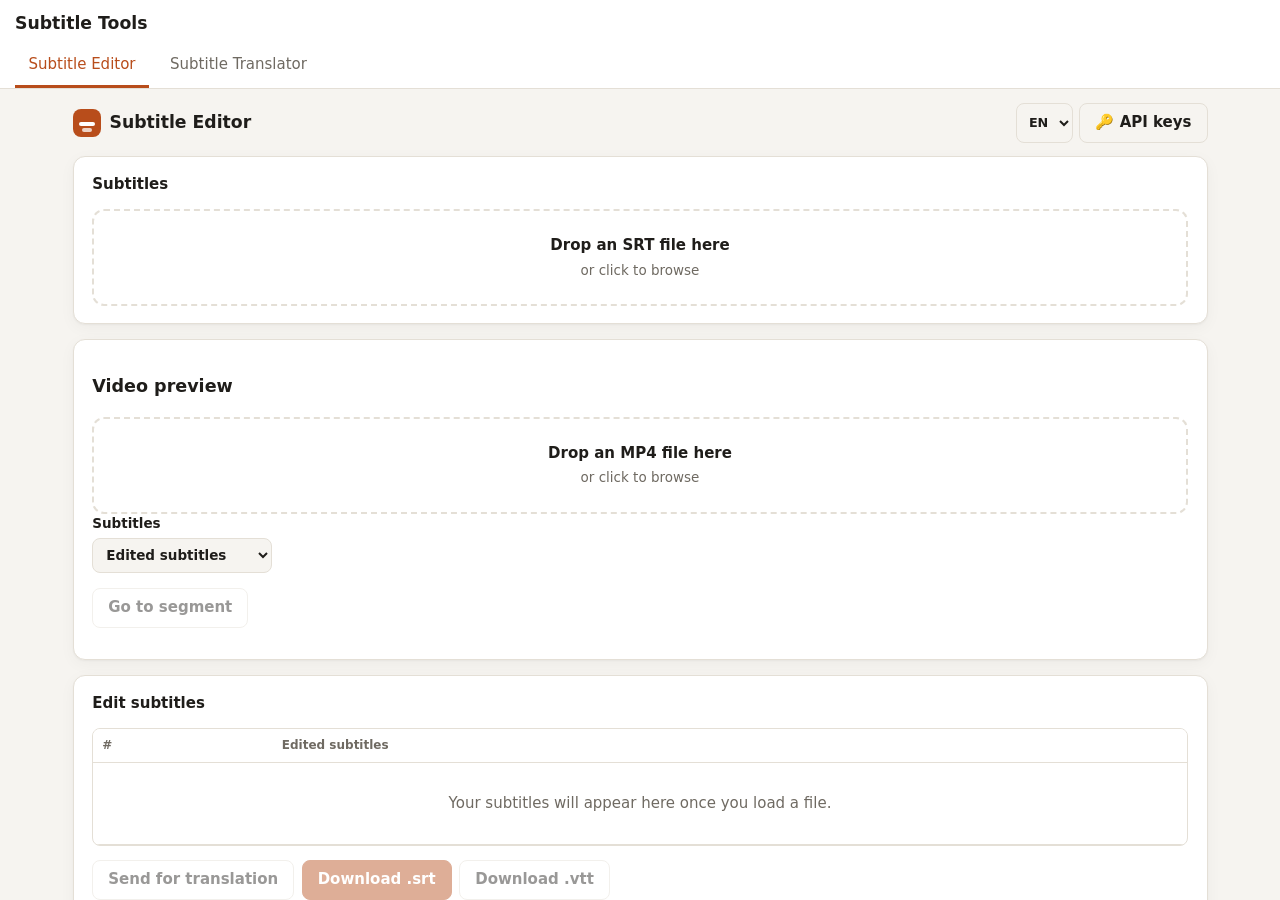
<file: Index.html>
<!doctype html>
<html lang="en">
<head>
  <meta charset="UTF-8">
  <meta name="viewport" content="width=device-width, initial-scale=1">
  <title>Subtitle Tools</title>
  <link rel="stylesheet" href="css/styles.css">
  <link rel="stylesheet" href="css/host.css">
  <script src="js/project-transfer.js" defer></script>
  <script src="js/host.js" defer></script>
</head>
<body class="tools-host">
  <header class="host-header">
    <h1>Subtitle Tools</h1>
    <div class="host-tabs" role="tablist" aria-label="Subtitle tools">
      <button type="button" id="editorTab" role="tab" aria-selected="true"
        aria-controls="editorPanel" tabindex="0">Subtitle Editor</button>
      <button type="button" id="translatorTab" role="tab" aria-selected="false"
        aria-controls="translatorPanel" tabindex="-1">Subtitle Translator</button>
    </div>
  </header>

  <section id="editorPanel" class="host-panel" role="tabpanel" aria-labelledby="editorTab"  >
    <iframe data-src="SubtitleEditor.html" title="Subtitle Editor"></iframe>
  </section>
  <section id="translatorPanel" class="host-panel" role="tabpanel" aria-labelledby="translatorTab" hidden >
    <iframe src="SubtitleTranslator.html" title="Subtitle Translator"></iframe>
  </section>
</body>
</html>
</file>
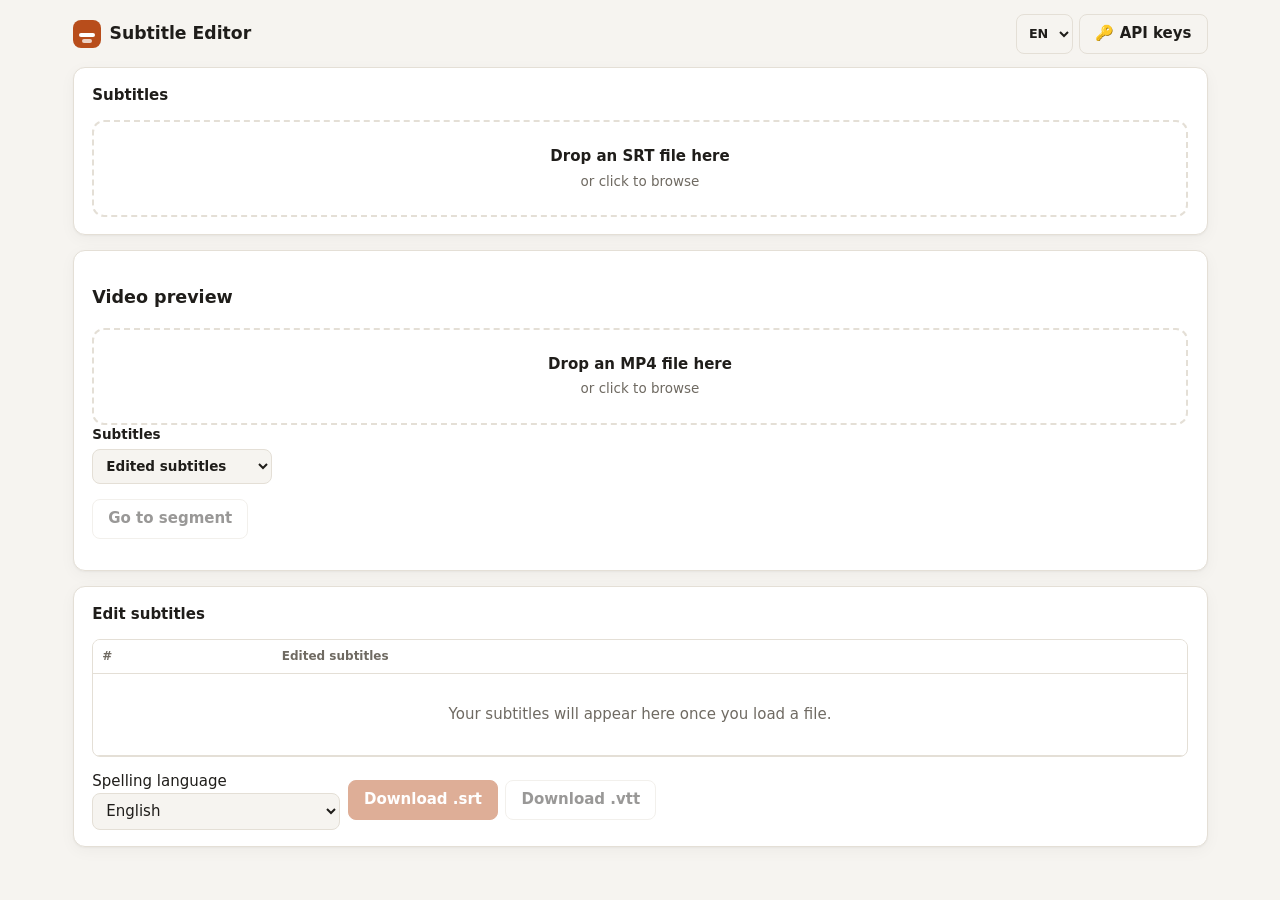
<file: EditorSubtítulos.html>
<!doctype html>
<html lang="es">
<head>
  <meta charset="UTF-8">
  <meta name="viewport" content="width=device-width, initial-scale=1">
  <title>Editor de subtítulos</title>
  <link rel="stylesheet" href="css/styles.css">
</head>
<body>
  <header class="top">
    <div class="brand">
      <span class="logo" aria-hidden="true"></span>
      <h1><span data-i="editor.title">Subtitle Editor</span></h1>
    </div>
    <nav class="topnav">
      <select id="uiLang" class="uilang" data-i-aria="app.uiLang" aria-label="Interface language">
        <option value="es">ES</option>
        <option value="en">EN</option>
      </select>
      <button class="btn ghost" id="openKeys" data-i="nav.keys"><span aria-hidden="true">🔑</span> API keys</button>
    </nav>
  </header>
  <main>
    <section class="card">
      <h2 data-i="file.title">Subtitles</h2>
      <div id="editorDrop" class="drop" tabindex="0" role="button" data-i-aria="file.dropAria" aria-label="Choose a subtitle file">
        <strong data-i="editor.drop">Drop an SRT file here</strong>
        <span data-i="video.dropHint">or click to browse</span>
        <input id="editorFile" type="file" accept=".srt,application/x-subrip" hidden>
      </div>
      <p id="editorFileName" class="fileinfo" hidden></p>
    </section>
    <section class="card">
      <div class="video-preview" id="videoPreview">
        <h3 data-i="video.title">Video preview</h3>
        <div id="previewDrop" class="drop" tabindex="0" role="button" data-i-aria="video.choose" aria-label="Choose an MP4">
          <strong data-i="video.dropTitle">Drop an MP4 file here</strong>
          <span data-i="video.dropHint">or click to browse</span>
          <input id="previewFile" type="file" accept=".mp4,video/mp4" hidden>
        </div>
        <div class="row">
          <label><span data-i="video.captions">Subtitles</span>
            <select id="previewMode">
              <option value="translation" data-i="editor.edited">Edited subtitles</option>
              <option value="off" data-i="video.off">No subtitles</option>
            </select>
          </label>
        </div>
        <p id="previewError" class="warn" role="alert" hidden></p>
        <video id="previewVideo" controls playsinline preload="metadata" tabindex="0" hidden
          data-i-aria="video.title" aria-label="Video preview"></video>
        <button type="button" class="btn" id="goToSegment" disabled data-i="video.goSegment">Go to segment</button>
      </div>
    </section>
    <section class="card">
      <h2 data-i="editor.edit">Edit subtitles</h2>
      <div class="tablewrap">
        <table>
          <thead>
            <tr><th>#</th><th data-i="editor.edited">Edited subtitles</th><th></th></tr>
          </thead>
          <tbody id="editorRows">
            <tr><td colspan="3" class="muted center" data-i="table.empty">Your subtitles will appear here once you load a file.</td></tr>
          </tbody>
        </table>
      </div>
      <div class="exportbar">
        <label><span data-i="spell.language">Spelling language</span>
          <select id="spellingLanguage">
            <option value="es" lang="es">Español</option>
            <option value="en" lang="en">English</option>
            <option value="el" lang="el">Ελληνικά</option>
            <option value="de" lang="de">Deutsch</option>
          </select>
        </label>
        <button class="btn" id="checkSpelling" type="button" hidden data-i="spell.check">Check spelling</button>
        <button class="btn primary" id="editorSrt" disabled data-i="exp.srt">Download .srt</button>
        <button class="btn" id="editorVtt" disabled data-i="editor.vtt">Download .vtt</button>
      </div>
    </section>
  </main>
  <dialog id="keysDlg">
    <form method="dialog" class="keys">
      <h2 data-i="keys.title">API keys</h2>
      <p class="muted" data-i="editor.keysIntro">Save provider settings for future use.</p>
      <label>Claude (Anthropic) <a href="https://console.anthropic.com/settings/keys" target="_blank" rel="noopener"
          data-i="keys.get">get one</a>
        <span class="inline"><input type="password" id="kAnthropic" placeholder="sk-ant-…" autocomplete="off"><button
            type="button" class="icon" data-eye="kAnthropic" data-i-aria="keys.show"
            aria-label="Show or hide the key">👁</button></span>
      </label>
      <label>OpenRouter <a href="https://openrouter.ai/keys" target="_blank" rel="noopener" data-i="keys.get">get
          one</a>
        <span class="inline"><input type="password" id="kOpenrouter" placeholder="sk-or-…" autocomplete="off"><button
            type="button" class="icon" data-eye="kOpenrouter" data-i-aria="keys.show"
            aria-label="Show or hide the key">👁</button></span>
      </label>
      <label>OpenAI <a href="https://platform.openai.com/api-keys" target="_blank" rel="noopener" data-i="keys.get">get
          one</a>
        <span class="inline"><input type="password" id="kOpenai" placeholder="sk-…" autocomplete="off"><button
            type="button" class="icon" data-eye="kOpenai" data-i-aria="keys.show"
            aria-label="Show or hide the key">👁</button></span>
      </label>
      <label><span data-i="keys.lm">LM Studio address</span>
        <input type="text" id="kLm" placeholder="http://127.0.0.1:1234">
        <small class="muted" data-i="keys.lmHint">In LM Studio: Developer tab → start the server and turn on “Enable
          CORS”.</small>
      </label>
      <label class="check"><input type="checkbox" id="kRemember" checked=""> <span data-i="keys.remember">Remember keys
          in this browser</span></label>
      <div class="actions">
        <button class="btn ghost" id="keysCancel" data-i="keys.cancel">Cancel</button>
        <button class="btn primary" id="keysSave" data-i="keys.save">Save</button>
      </div>
    </form>
  </dialog>
  <div id="editorStatus" class="editor-status" role="status" hidden></div>
  <dialog id="spellDialog">
    <h2 data-i="spell.check">Check spelling</h2>
    <p data-spell-status role="status"></p>
    <div data-spell-result></div>
    <form method="dialog" class="actions"><button class="btn" data-i="spell.close">Close</button></form>
  </dialog>
  <script src="js/i18n.js"></script>
  <script src="js/spellcheck.js"></script>
  <script src="js/videoprevis.js"></script>
  <script src="js/app.js"></script>
  <script src="js/editorsubtitulos.js"></script>
</body>
</html>
</file>
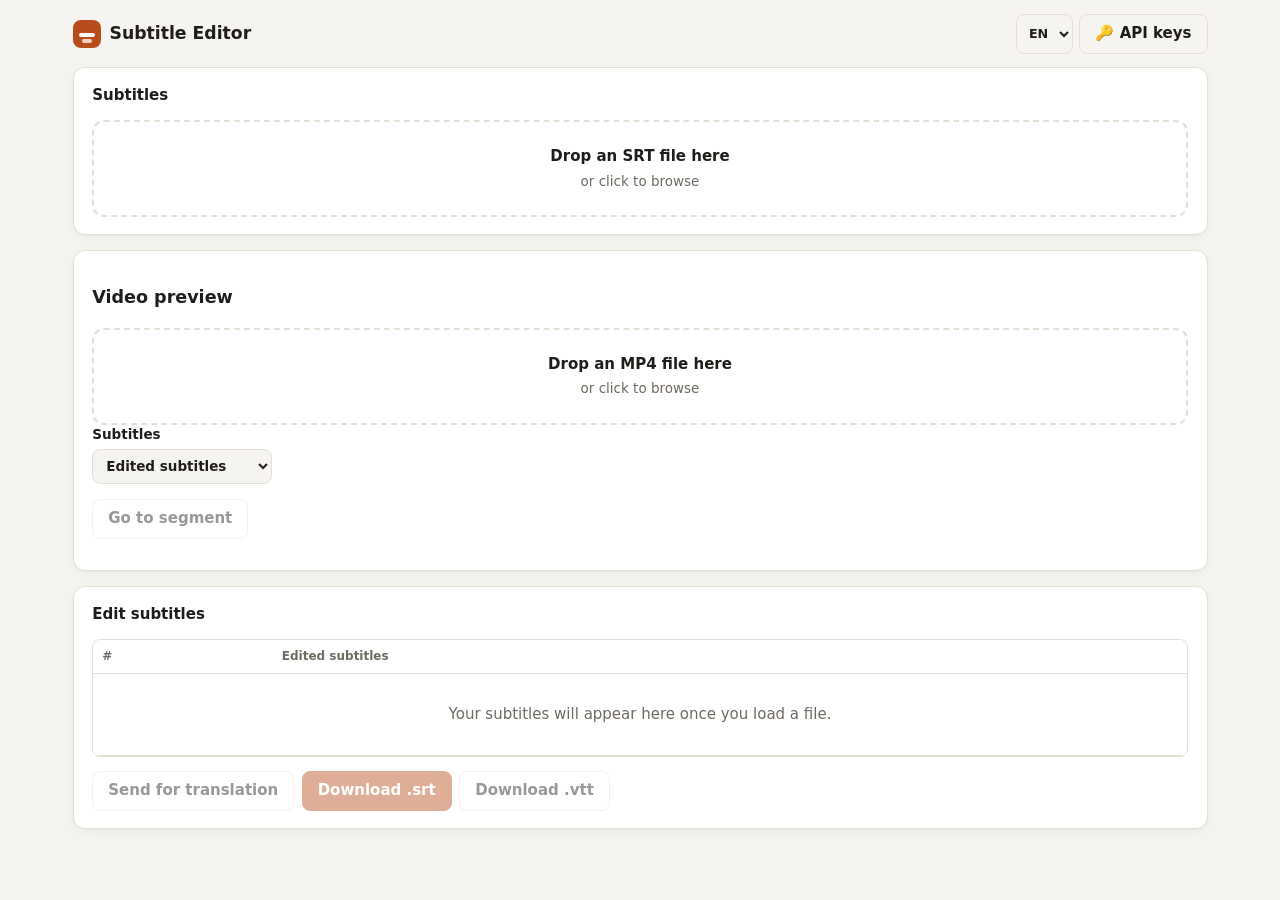
<file: SubtitleEditor.html>
<!doctype html>
<html lang="es">
<head>
  <meta charset="UTF-8">
  <meta name="viewport" content="width=device-width, initial-scale=1">
  <title>Editor de subtítulos</title>
  <link rel="stylesheet" href="css/styles.css">
</head>
<body>
  <header class="top">
    <div class="brand">
      <span class="logo" aria-hidden="true"></span>
      <h1><span data-i="editor.title">Subtitle Editor</span></h1>
    </div>
    <nav class="topnav">
      <select id="uiLang" class="uilang" data-i-aria="app.uiLang" aria-label="Interface language">
        <option value="es">ES</option>
        <option value="en">EN</option>
      </select>
      <button class="btn ghost" id="openKeys" data-i="nav.keys"><span aria-hidden="true">🔑</span> API keys</button>
      
    </nav>
  </header>
  <main>
    <section class="card">
      <h2 data-i="file.title">Subtitles</h2>
      <div id="editorDrop" class="drop" tabindex="0" role="button" data-i-aria="file.dropAria" aria-label="Choose a subtitle file">
        <strong data-i="editor.drop">Drop an SRT file here</strong>
        <span data-i="video.dropHint">or click to browse</span>
        <input id="editorFile" type="file" accept=".srt,application/x-subrip" hidden>
      </div>
      <p id="editorFileName" class="fileinfo" hidden></p>
    </section>
    <section class="card">
      <div class="video-preview" id="videoPreview">
        <h3 data-i="video.title">Video preview</h3>
        <div id="previewDrop" class="drop" tabindex="0" role="button" data-i-aria="video.choose" aria-label="Choose an MP4">
          <strong data-i="video.dropTitle">Drop an MP4 file here</strong>
          <span data-i="video.dropHint">or click to browse</span>
          <input id="previewFile" type="file" accept=".mp4,video/mp4" hidden>
        </div>
        <div class="row">
          <label><span data-i="video.captions">Subtitles</span>
            <select id="previewMode">
              <option value="translation" data-i="editor.edited">Edited subtitles</option>
              <option value="off" data-i="video.off">No subtitles</option>
            </select>
          </label>
        </div>
        <p id="previewError" class="warn" role="alert" hidden></p>
        <video id="previewVideo" controls playsinline preload="metadata" tabindex="0" hidden
          data-i-aria="video.title" aria-label="Video preview"></video>
        <button type="button" class="btn" id="goToSegment" disabled data-i="video.goSegment">Go to segment</button>
      </div>
    </section>
    <section class="card">
      <h2 data-i="editor.edit">Edit subtitles</h2>
      <div class="tablewrap">
        <table>
          <thead>
            <tr><th>#</th><th data-i="editor.edited">Edited subtitles</th><th></th></tr>
          </thead>
          <tbody id="editorRows">
            <tr><td colspan="3" class="muted center" data-i="table.empty">Your subtitles will appear here once you load a file.</td></tr>
          </tbody>
        </table>
      </div>
      <div class="exportbar editor-exportbar">
       <!-- Commented out for now - spelling only works on a server or localhost-->
        <label hidden><span data-i="spell.language">Spelling language</span>
          <select id="spellingLanguage">
            <option value="es" lang="es">Español</option>
            <option value="en" lang="en">English</option>
            <option value="el" lang="el">Ελληνικά</option>
            <option value="de" lang="de">Deutsch</option>
          </select>
        </label>
        
        <button class="btn" id="checkSpelling" type="button" hidden data-i="spell.check">Check spelling</button>
        <button class="btn" id="sendTranslation" disabled data-i="editor.sendTranslation">Send for translation</button>
        <button class="btn primary" id="editorSrt" disabled data-i="exp.srt">Download .srt</button>
        <button class="btn" id="editorVtt" disabled data-i="editor.vtt">Download .vtt</button>
      </div>
    </section>
  </main>
  <dialog id="keysDlg">
    <form method="dialog" class="keys">
      <h2 data-i="keys.title">API keys</h2>
      <p class="muted" data-i="editor.keysIntro">Save provider settings for future use.</p>
      <label>Claude (Anthropic) <a href="https://console.anthropic.com/settings/keys" target="_blank" rel="noopener"
          data-i="keys.get">get one</a>
        <span class="inline"><input type="password" id="kAnthropic" placeholder="sk-ant-…" autocomplete="off"><button
            type="button" class="icon" data-eye="kAnthropic" data-i-aria="keys.show"
            aria-label="Show or hide the key">👁</button></span>
      </label>
      <label>OpenRouter <a href="https://openrouter.ai/keys" target="_blank" rel="noopener" data-i="keys.get">get
          one</a>
        <span class="inline"><input type="password" id="kOpenrouter" placeholder="sk-or-…" autocomplete="off"><button
            type="button" class="icon" data-eye="kOpenrouter" data-i-aria="keys.show"
            aria-label="Show or hide the key">👁</button></span>
      </label>
      <label>OpenAI <a href="https://platform.openai.com/api-keys" target="_blank" rel="noopener" data-i="keys.get">get
          one</a>
        <span class="inline"><input type="password" id="kOpenai" placeholder="sk-…" autocomplete="off"><button
            type="button" class="icon" data-eye="kOpenai" data-i-aria="keys.show"
            aria-label="Show or hide the key">👁</button></span>
      </label>
      <label><span data-i="keys.lm">LM Studio address</span>
        <input type="text" id="kLm" placeholder="http://127.0.0.1:1234">
        <small class="muted" data-i="keys.lmHint">In LM Studio: Developer tab → start the server and turn on “Enable
          CORS”.</small>
      </label>
      <label class="check"><input type="checkbox" id="kRemember" checked=""> <span data-i="keys.remember">Remember keys
          in this browser</span></label>
      <div class="actions">
        <button class="btn ghost" id="keysCancel" data-i="keys.cancel">Cancel</button>
        <button class="btn primary" id="keysSave" data-i="keys.save">Save</button>
      </div>
    </form>
  </dialog>
  <div id="editorStatus" class="editor-status" role="status" hidden></div>
  <dialog id="spellDialog">
    <h2 data-i="spell.check">Check spelling</h2>
    <p data-spell-status role="status"></p>
    <div data-spell-result></div>
    <form method="dialog" class="actions"><button class="btn" data-i="spell.close">Close</button></form>
  </dialog>
  <script src="js/i18n.js"></script>
  <script src="js/spellcheck.js"></script>
  <script src="js/videoprevis.js"></script>
  <script src="js/project-transfer.js"></script>
  <script src="js/app.js"></script>
  <script src="js/editorsubtitulos.js"></script>
</body>
</html>
</file>
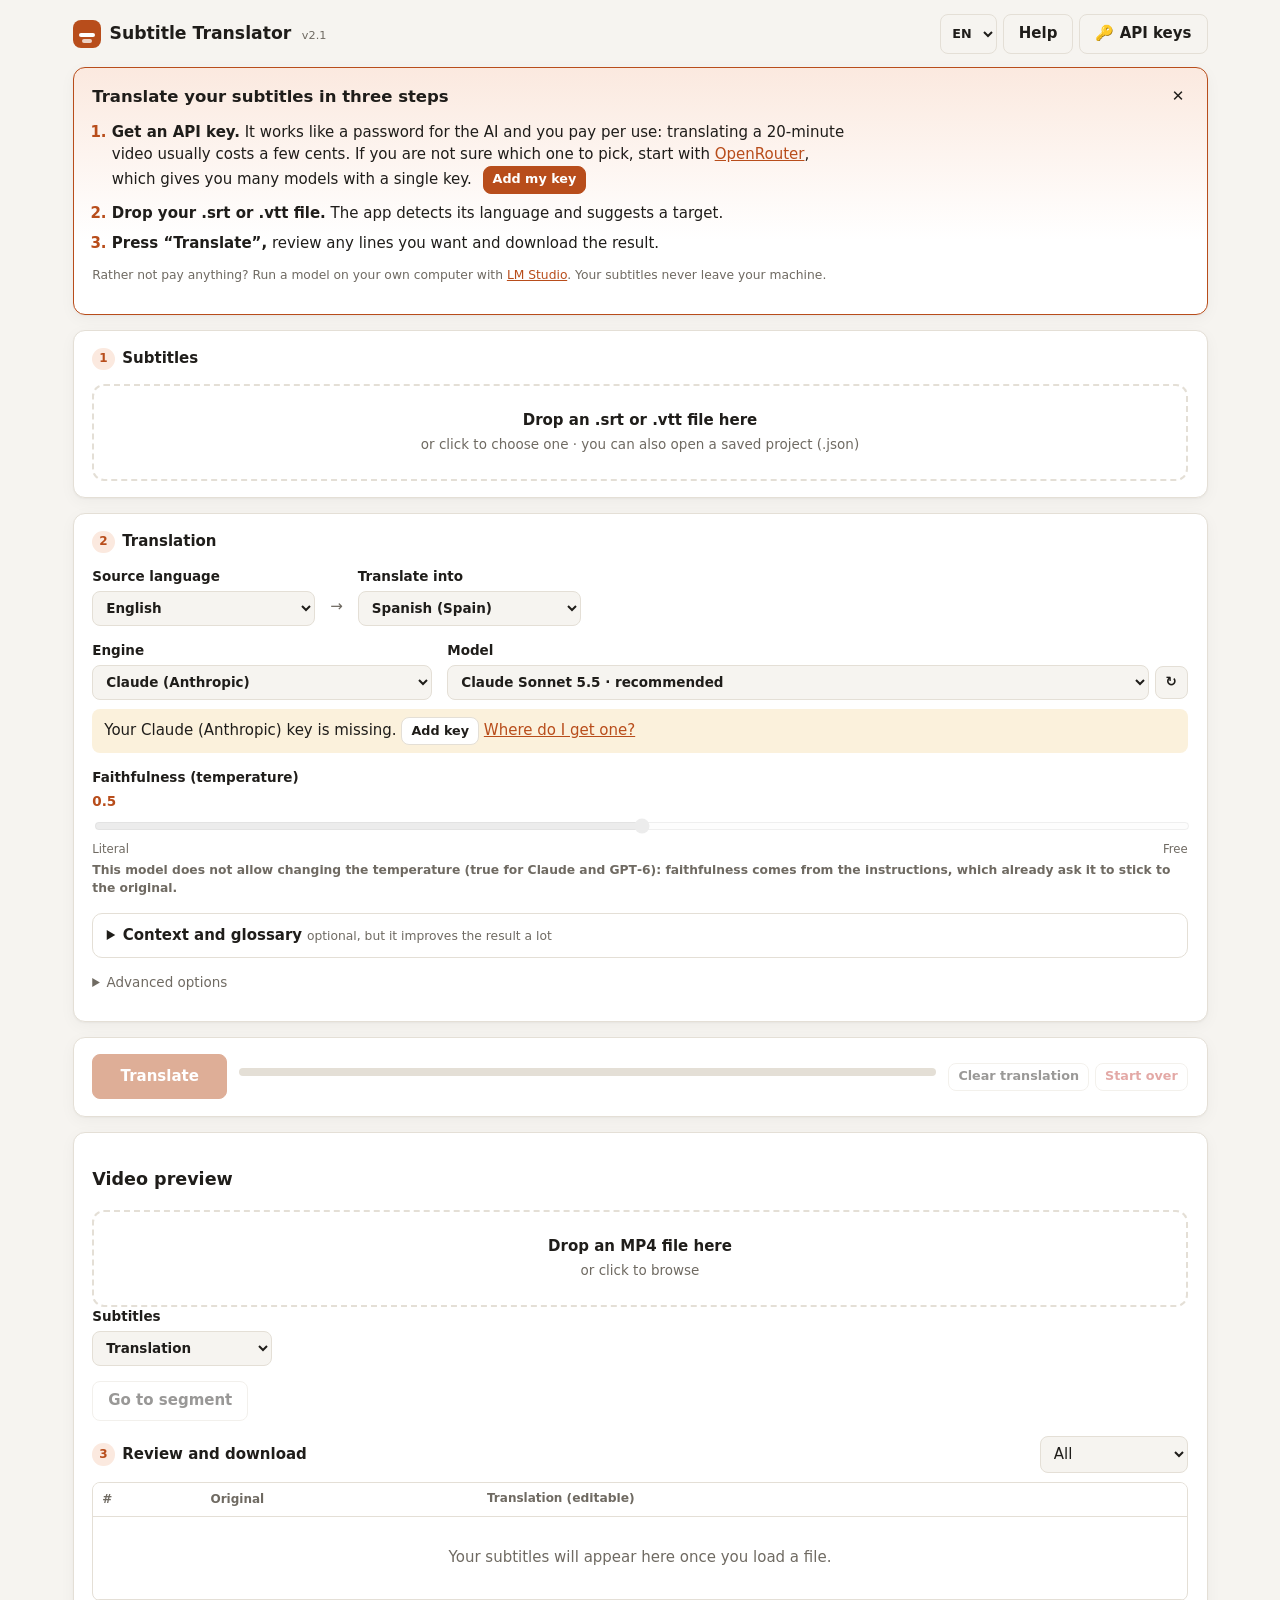
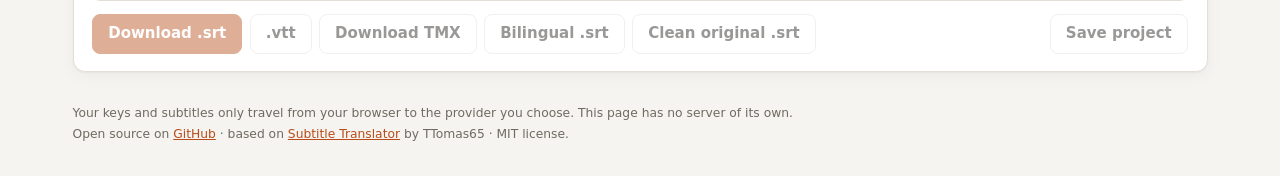
<file: SubtitleTranslator.html>
<!DOCTYPE html>
<!-- saved from url=(0055)https://davidarribas.github.io/traductor-de-subtitulos/ -->
<html lang="en">

<head>
  <meta http-equiv="Content-Type" content="text/html; charset=UTF-8">

  <meta name="viewport" content="width=device-width, initial-scale=1">
  <title>Subtitle Translator</title>
  <meta name="description"
    content="Traduce subtítulos .srt y .vtt con IA (Claude, Gemini, GPT, DeepSeek o un modelo local). Gratis, en tu navegador y con tu propia clave.">
  <meta name="theme-color" content="#b84d1b">
  <meta property="og:title" content="Traductor de subtítulos · Subtitle Translator">
  <meta property="og:description"
    content="Traduce subtítulos .srt y .vtt con IA, en tu navegador y con tu propia clave. · Translate .srt and .vtt subtitles with AI, in your browser, with your own key.">
  <meta property="og:type" content="website">
  <link rel="icon"
    href="data:image/svg+xml,&lt;svg xmlns='http://www.w3.org/2000/svg' viewBox='0 0 64 64'&gt;&lt;rect width='64' height='64' rx='14' fill='%23b84d1b'/&gt;&lt;rect x='12' y='34' width='40' height='6' rx='3' fill='white'/&gt;&lt;rect x='18' y='44' width='28' height='6' rx='3' fill='white' opacity='.75'/&gt;&lt;/svg&gt;">
  <link rel="stylesheet" href="css/styles.css">
</head>

<body>
  <header class="top">
    <div class="brand">
      <span class="logo" aria-hidden="true"></span>
      <h1><span data-i="app.title">Subtitle Translator</span> <span id="ver" class="ver">v2.1</span></h1>
    </div>
    <nav class="topnav">
      <select id="uiLang" class="uilang" data-i-aria="app.uiLang" aria-label="Interface language">
        <option value="es">ES</option>
        <option value="en">EN</option>
      </select>
      <button class="btn ghost" id="openHelp" data-i="nav.help">Help</button>
      <button class="btn ghost" id="openKeys" data-i="nav.keys"><span aria-hidden="true">🔑</span> API keys</button>
    </nav>
  </header>

  <main>
    <!-- Bienvenida (solo en la primera visita) -->
    <section class="card welcome" id="welcome" hidden="">
      <button class="icon close" id="welcomeClose" data-i-aria="welcome.close"
        aria-label="Close the welcome panel">✕</button>
      <h2 data-i="welcome.title">Translate your subtitles in three steps</h2>
      <ol class="steps">
        <li><span data-i="welcome.step1"><b>Get an API key.</b> It works like a password for the AI and you pay per use:
            translating a 20-minute video usually costs a few cents. If you are not sure which one to pick, start with
            <a href="https://openrouter.ai/keys" target="_blank" rel="noopener">OpenRouter</a>, which gives you many
            models with a single key.</span>
          <button class="btn sm primary" id="welcomeKeys" data-i="welcome.addKey">Add my key</button>
        </li>
        <li data-i="welcome.step2"><b>Drop your .srt or .vtt file.</b> The app detects its language and suggests a
          target.</li>
        <li data-i="welcome.step3"><b>Press “Translate”,</b> review any lines you want and download the result.</li>
      </ol>
      <p class="muted small" data-i="welcome.free">Rather not pay anything? Run a model on your own computer with <a
          href="https://lmstudio.ai/" target="_blank" rel="noopener">LM Studio</a>. Your subtitles never leave your
        machine.</p>
    </section>

    <!-- 1. Archivo -->
    <section class="card" id="stepFile">
      <h2><span class="n">1</span> <span data-i="file.title">Subtitles</span></h2>
      <div id="restore" class="banner">You have unfinished work: <b>Paella de Marisco - Receta Arroz Brillante
          [English]</b> (50/50 translated).
        <button class="btn sm" id="rYes">Restore</button> <button class="btn sm ghost" id="rNo">Discard</button>
      </div>
      <div id="drop" class="drop" tabindex="0" role="button" data-i-aria="file.dropAria"
        aria-label="Choose a subtitle file">
        <strong data-i="file.dropTitle">Drop an .srt or .vtt file here</strong>
        <span data-i="file.dropSub">or click to choose one · you can also open a saved project (.json)</span>
        <input type="file" id="file" accept=".srt,.vtt,.json,.wrk" hidden="">
      </div>
      <p id="fileInfo" class="fileinfo" hidden=""></p>
      <div id="speakerBox" class="speaker" hidden=""></div>
    </section>

    <!-- 2. Ajustes -->
    <section class="card" id="stepSettings">
      <h2><span class="n">2</span> <span data-i="settings.title">Translation</span></h2>

      <div class="row langs">
        <label><span data-i="settings.src">Source language</span>
          <select id="src">
            <option value="es">Spanish (Spain)</option>
            <option value="en">English</option>
            <option value="el">Greek</option>
            <option value="zh-Hans">Chinese (Simplified)</option>
            <option value="es-419">Spanish (Latin America)</option>
            <option value="zh-Hant">Chinese (Traditional)</option>
            <option value="fr">French</option>
            <option value="de">German</option>
            <option value="it">Italian</option>
            <option value="pt-PT">Portuguese (Portugal)</option>
            <option value="pt-BR">Portuguese (Brazil)</option>
            <option value="ca">Catalan</option>
            <option value="eu">Basque</option>
            <option value="gl">Galician</option>
            <option value="nl">Dutch</option>
            <option value="pl">Polish</option>
            <option value="ru">Russian</option>
            <option value="uk">Ukrainian</option>
            <option value="ja">Japanese</option>
            <option value="ko">Korean</option>
          </select>
        </label>
        <span class="arrow">→</span>
        <label><span data-i="settings.tgt">Translate into</span>
          <select id="tgt">
            <option value="es">Spanish (Spain)</option>
            <option value="en">English</option>
            <option value="el">Greek</option>
            <option value="zh-Hans">Chinese (Simplified)</option>
            <option value="es-419">Spanish (Latin America)</option>
            <option value="zh-Hant">Chinese (Traditional)</option>
            <option value="fr">French</option>
            <option value="de">German</option>
            <option value="it">Italian</option>
            <option value="pt-PT">Portuguese (Portugal)</option>
            <option value="pt-BR">Portuguese (Brazil)</option>
            <option value="ca">Catalan</option>
            <option value="eu">Basque</option>
            <option value="gl">Galician</option>
            <option value="nl">Dutch</option>
            <option value="pl">Polish</option>
            <option value="ru">Russian</option>
            <option value="uk">Ukrainian</option>
            <option value="ja">Japanese</option>
            <option value="ko">Korean</option>
          </select>
        </label>
        <div class="chips" id="tgtChips" role="group" data-i-aria="settings.recent" hidden="" aria-label="Recent">
          <span class="muted small" data-i="settings.recent">Recent</span>
          <span id="chipList"></span>
        </div>
      </div>

      <div class="row">
        <label><span data-i="settings.engine">Engine</span>
          <select id="provider">
            <option value="anthropic">Claude (Anthropic)</option>
            <option value="openrouter">OpenRouter (Gemini, GPT, DeepSeek…)</option>
            <option value="openai">OpenAI (ChatGPT)</option>
            <option value="lmstudio">LM Studio (local, free)</option>
          </select>
        </label>
        <label class="grow"><span data-i="settings.model">Model</span>
          <span class="inline">
            <select id="model">
              <optgroup label="Recommended for translation">
                <option value="gpt-6.1-terra">gpt-6.1-terra</option>
                <option value="gpt-6.1-sol">gpt-6.1-sol</option>
                <option value="gpt-6-luna">gpt-6-luna</option>
              </optgroup>
            </select>
            <button class="icon" id="reloadModels" data-i-title="settings.reload" data-i-aria="settings.reload"
              title="Refresh the model list" aria-label="Refresh the model list">↻</button>
          </span>
        </label>
        <label class="check small"><input type="checkbox" id="showAll"> <span data-i="settings.showAll">Show all
            models</span></label>
      </div>
      <p id="keyWarn" class="warn" hidden=""></p>

      <div class="row">
        <label class="grow"><span data-i="settings.fidelity">Faithfulness (temperature)</span> <b id="tempVal">0.5</b>
          <input type="range" id="temp" min="0" max="1" step="0.1" value="0.5" disabled="">
          <span class="scale"><span data-i="settings.literal">Literal</span><span
              data-i="settings.free">Free</span></span>
          <small id="tempNote" class="muted">This model does not allow changing the temperature (true for Claude and
            GPT‑6): faithfulness comes from the instructions, which already ask it to stick to the original.</small>
        </label>
      </div>

      <details class="ctx" id="ctxBox" open="">
        <summary><b data-i="ctx.title">Context and glossary</b> <span class="muted small" id="ctxSummary">optional, but
            it improves the result a lot</span></summary>
        <div class="row two">
          <label><span><span data-i="ctx.notes">About the video</span> <small class="muted"
                data-i="ctx.notesHint">(optional, helps a lot)</small></span>
            <textarea id="notes" rows="4" data-i-ph="ctx.notesPh"
              placeholder="E.g.: A board game review. Two hosts talking casually; address the viewer informally."></textarea>
          </label>
          <label><span><span data-i="ctx.gloss">Glossary</span> <small class="muted" data-i="ctx.glossHint">(one term
                per line: source = translation)</small></span>
            <textarea id="glossary" rows="4" data-i-ph="ctx.glossPh" placeholder="counter = ficha
hex = hexágono"></textarea>
            <button type="button" class="link" id="sampleGloss" data-i="ctx.sample">+ Add a sample wargame glossary
              (English → Spanish)</button>
          </label>
        </div>

      </details>

      <details class="adv">
        <summary data-i="adv.title">Advanced options</summary>
        <div class="row">
          <label><span data-i="adv.batch">Subtitles per request</span>
            <select id="batch">
              <option value="20">20</option>
              <option value="40" selected="" id="batchRec">40 (recommended)</option>
              <option value="60">60</option>
              <option value="100">100</option>
            </select>
          </label>
          <label><span data-i="adv.conc">Parallel requests</span>
            <select id="conc">
              <option value="1">1</option>
              <option value="2">2</option>
              <option value="3" selected="">3</option>
              <option value="4">4</option>
            </select>
          </label>
          <label><span data-i="adv.chars">Characters per line</span>
            <input type="number" id="maxChars" min="10" max="80" placeholder="42">
          </label>
          <label class="check" title=""><input type="checkbox" id="fullCtx" checked="">
            <span><span data-i="adv.full">Send the full transcript as context</span><br><small class="muted"
                data-i="adv.fullHint">The model sees the whole video and translates more consistently. With Claude,
                Gemini and GPT it is cached, so it barely costs more.</small></span>
          </label>
        </div>
      </details>
    </section>

    <!-- 3. Traducir -->
    <section class="card sticky" id="stepRun">
      <div class="runbar">
        <button class="btn primary" id="start" disabled="" data-i="run.translate">Translate</button>
        <button class="btn" id="stop" hidden="" data-i="run.pause">Pause</button>
        <button class="btn warnbtn" id="retryErrors" hidden="" data-i="run.retry">Retry failed lines</button>
        <div class="progress">
          <div class="track">
            <div class="bar" id="bar" style="width: 0%;"></div>
          </div>
          <div class="ptext"><span id="progressText"></span> <span id="estimate" class="muted"></span></div>
          <div id="stats" class="muted small"></div>
        </div>
        <div class="resets">
          <button class="btn sm ghost" id="clearTrans" disabled="" data-i-title="run.clearTitle" data-i="run.clear"
            title="Clears the translations and keeps the file loaded, so you can try another model">Clear
            translation</button>
          <button class="btn sm ghost danger" id="resetAll" disabled="" data-i-title="run.resetTitle" data-i="run.reset"
            title="Removes the file, the translation and the saved work">Start over</button>
        </div>
      </div>
    </section>

    <!-- 4. Tabla -->
    <section class="card" id="stepTable">
      <div class="video-preview" id="videoPreview">
        <h3 data-i="video.title">Video preview</h3>
        <div id="previewDrop" class="drop" tabindex="0" role="button" data-i-aria="video.choose" aria-label="Choose an MP4">
          <strong data-i="video.dropTitle">Drop an MP4 file here</strong>
          <span data-i="video.dropHint">or click to browse</span>
          <input id="previewFile" type="file" accept=".mp4,video/mp4" hidden>
        </div>
        <div class="row">
          <label><span data-i="video.captions">Subtitles</span>
            <select id="previewMode">
              <option value="translation" data-i="video.translation">Translation</option>
              <option value="original" data-i="video.original">Original</option>
              <option value="off" data-i="video.off">No subtitles</option>
            </select>
          </label>
        </div>
        <p id="previewError" class="warn" role="alert" hidden></p>
        <video id="previewVideo" controls playsinline preload="metadata" tabindex="0" hidden
          data-i-aria="video.title" aria-label="Video preview"></video>
        <button type="button" class="btn" id="goToSegment" disabled data-i="video.goSegment">Go to segment</button>
      </div>
      <div class="tablehead">
        <h2><span class="n">3</span> <span data-i="table.title">Review and download</span></h2>
        <select id="filter">
          <option value="all" data-i="table.all">All</option>
          <option value="pending" data-i="table.pending">Not translated</option>
          <option value="error" data-i="table.error">With errors</option>
        </select>
      </div>
      <div class="findbar" id="findBar">
        <input type="search" id="findText" data-i-ph="find.ph" data-i-aria="find.aria"
          placeholder="Search the original or the translation…" aria-label="Search">
        <input type="text" id="replText" data-i-ph="find.replPh" data-i-aria="find.replPh" placeholder="Replace with…"
          aria-label="Replace with…">
        <label class="check small"><input type="checkbox" id="findCase"> <span data-i="find.case">Match
            case</span></label>
        <label class="check small"><input type="checkbox" id="findWord" checked=""> <span data-i="find.word">Whole
            word</span></label>
        <button class="btn sm" id="replBtn" disabled="" data-i="find.repl">Replace in translations</button>
        <span id="findCount" class="muted small" aria-live="polite"></span>
      </div>
      <div class="tablewrap">
        <table>
          <thead>
            <tr>
              <th>#</th>
              <th data-i="table.orig">Original</th>
              <th data-i="table.trans">Translation <small class="muted">(editable)</small></th>
              <th></th>
            </tr>
          </thead>
          <tbody id="rows">
            <tr>
              <td colspan="4" class="muted center" data-i="table.empty">Your subtitles will appear here once you load a
                file.</td>
            </tr>
          </tbody>
        </table>
      </div>
      <div class="exportbar" id="exportBar">
        <button class="btn" id="checkSpelling" type="button" hidden data-i="spell.check">Check spelling</button>
        <button class="btn primary" data-exp="srt" disabled="" data-i="exp.srt">Download .srt</button>
        <button class="btn" data-exp="vtt" disabled="">.vtt</button>
        <button class="btn" data-exp="tmx" disabled="" data-i="exp.tmx">Download TMX</button>
        <button class="btn" data-exp="bi" disabled="" data-i-title="exp.biTitle" data-i="exp.bi"
          title="Translation and original in the same subtitle">Bilingual .srt</button>
        <button class="btn" data-exp="orig" disabled="" data-i-title="exp.origTitle" data-i="exp.orig"
          title="The original without speaker labels">Clean original .srt</button>
        <span class="spacer"></span>
        <button class="btn ghost" data-exp="project" disabled="" data-i-title="exp.projectTitle" data-i="exp.project"
          title="To continue another day or on another computer">Save project</button>
      </div>
    </section>
  </main>

  <footer>
    <p data-i="footer.privacy">Your keys and subtitles only travel from your browser to the provider you choose. This
      page has no server of its own.</p>
    <p data-i="footer.based">Open source on <a href="https://github.com/davidarribas/traductor-de-subtitulos"
        target="_blank" rel="noopener">GitHub</a> · based on <a
        href="https://github.com/TTomas65/Subtitle-Translator-for-LM-Studio" target="_blank" rel="noopener">Subtitle
        Translator</a> by TTomas65 · MIT license.</p>
  </footer>

  <dialog id="helpDlg">
    <div class="help">
      <h2 data-i="help.title">How it works</h2>
      <h3 data-i="help.whatH">What it does</h3>
      <p data-i="help.whatP">It sends your subtitles in batches to the AI you choose, together with the full transcript
        of the video as context, so the translation stays consistent from start to finish. Every subtitle keeps its
        timing and its line breaks.</p>
      <h3 data-i="help.costH">What it costs</h3>
      <p data-i="help.costP">The app is free. You pay for the AI usage, directly to the provider, with your own key. You
        see an estimate before you start and the real cost while it translates. As a guide, a 20-minute video costs less
        than 1 cent with Claude Haiku or DeepSeek, about 5 cents with Gemini Flash and about 10–20 cents with Claude
        Sonnet. With LM Studio it is free.</p>
      <h3 data-i="help.modelH">Which model to choose</h3>
      <ul data-i="help.modelList">
        <li><b>Quality and natural phrasing:</b> Claude Sonnet or Gemini (high end).</li>
        <li><b>Fast and cheap:</b> Gemini Flash, Claude Haiku or DeepSeek.</li>
        <li><b>Into Chinese:</b> Qwen Max or Gemini.</li>
        <li><b>Offline and free:</b> LM Studio with Qwen or Gemma.</li>
      </ul>
      <h3 data-i="help.privH">Privacy</h3>
      <p data-i="help.privP">This page has no server of its own, no sign-up and no analytics. Your keys are stored only
        in this browser. Subtitles go straight from your browser to the provider you choose (Anthropic, OpenRouter,
        OpenAI) or stay on your computer if you use LM Studio.</p>
      <h3 data-i="help.tipsH">Tips</h3>
      <ul data-i="help.tipsList">
        <li>Describe the video in “Context and glossary”: who is speaking, what it is about and the tone.</li>
        <li>Put terms and acronyms that must always be translated the same way in the glossary.</li>
        <li>If you do not like the result, press “Clear translation” and try another model.</li>
        <li>The ↻ button on each row translates just that line again.</li>
      </ul>
      <div class="actions"><button class="btn primary" id="helpClose" data-i="help.ok">Got it</button></div>
    </div>
  </dialog>

  <dialog id="keysDlg">
    <form method="dialog" class="keys">
      <h2 data-i="keys.title">API keys</h2>
      <p class="muted" data-i="keys.intro">You only need the one for the engine you are going to use. Keys are stored in
        this browser and never sent anywhere else.</p>
      <label>Claude (Anthropic) <a href="https://console.anthropic.com/settings/keys" target="_blank" rel="noopener"
          data-i="keys.get">get one</a>
        <span class="inline"><input type="password" id="kAnthropic" placeholder="sk-ant-…" autocomplete="off"><button
            type="button" class="icon" data-eye="kAnthropic" data-i-aria="keys.show"
            aria-label="Show or hide the key">👁</button></span>
      </label>
      <label>OpenRouter <a href="https://openrouter.ai/keys" target="_blank" rel="noopener" data-i="keys.get">get
          one</a>
        <span class="inline"><input type="password" id="kOpenrouter" placeholder="sk-or-…" autocomplete="off"><button
            type="button" class="icon" data-eye="kOpenrouter" data-i-aria="keys.show"
            aria-label="Show or hide the key">👁</button></span>
      </label>
      <label>OpenAI <a href="https://platform.openai.com/api-keys" target="_blank" rel="noopener" data-i="keys.get">get
          one</a>
        <span class="inline"><input type="password" id="kOpenai" placeholder="sk-…" autocomplete="off"><button
            type="button" class="icon" data-eye="kOpenai" data-i-aria="keys.show"
            aria-label="Show or hide the key">👁</button></span>
      </label>
      <label><span data-i="keys.lm">LM Studio address</span>
        <input type="text" id="kLm" placeholder="http://127.0.0.1:1234">
        <small class="muted" data-i="keys.lmHint">In LM Studio: Developer tab → start the server and turn on “Enable
          CORS”.</small>
      </label>
      <label class="check"><input type="checkbox" id="kRemember" checked=""> <span data-i="keys.remember">Remember keys
          in this browser</span></label>
      <div class="actions">
        <button class="btn ghost" id="keysCancel" data-i="keys.cancel">Cancel</button>
        <button class="btn primary" id="keysSave" data-i="keys.save">Save</button>
      </div>
    </form>
  </dialog>

  <div id="toasts" aria-live="polite"></div>
  <dialog id="spellDialog">
    <h2 data-i="spell.check">Check spelling</h2>
    <p data-spell-status role="status"></p>
    <div data-spell-result></div>
    <form method="dialog" class="actions"><button class="btn" data-i="spell.close">Close</button></form>
  </dialog>
  <script src="js/i18n.js"></script>
  <script src="js/spellcheck.js"></script>
  <script src="js/Localizationtools.js"></script>
  <script src="js/videoprevis.js"></script>
  <script src="js/project-transfer.js"></script>
  <script src="js/app.js"></script>


</body>

</html>
</file>
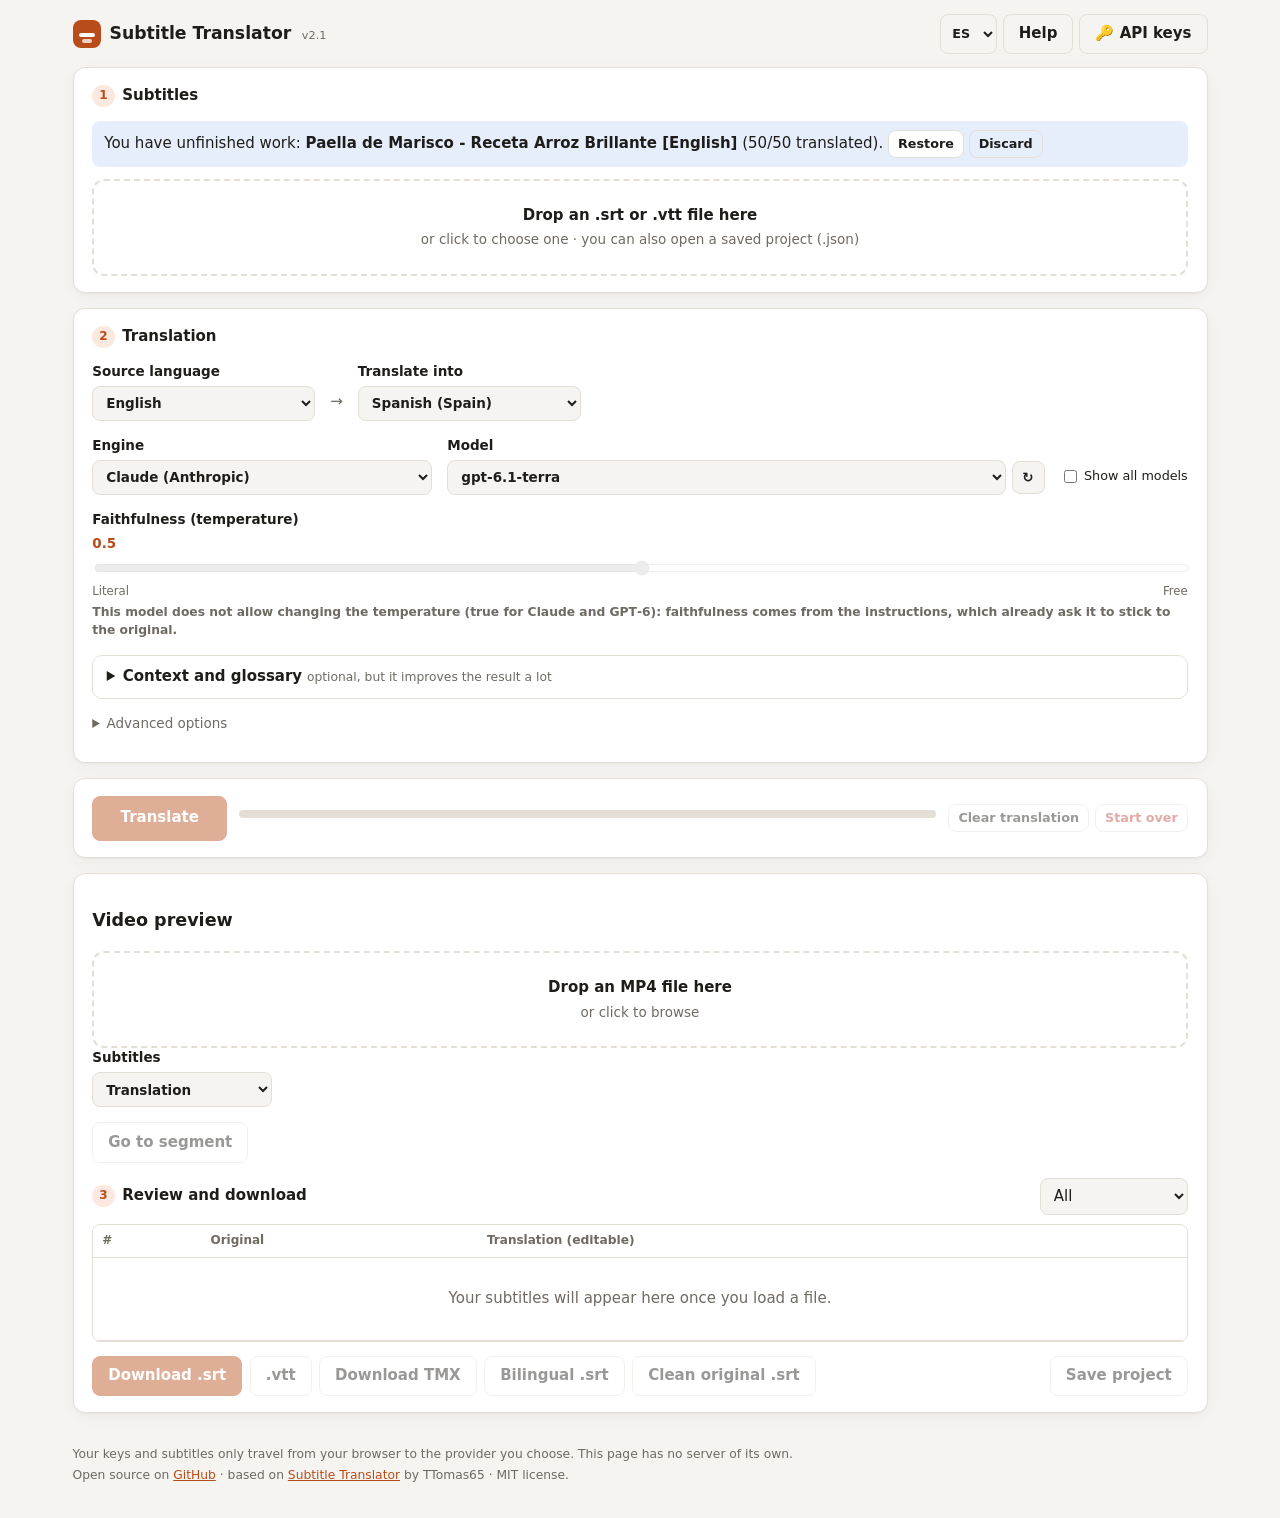
<file: Traductor subtitulos.html>
<!DOCTYPE html>
<!-- saved from url=(0055)https://davidarribas.github.io/traductor-de-subtitulos/ -->
<html lang="en">

<head>
  <meta http-equiv="Content-Type" content="text/html; charset=UTF-8">

  <meta name="viewport" content="width=device-width, initial-scale=1">
  <title>Subtitle Translator</title>
  <meta name="description"
    content="Traduce subtítulos .srt y .vtt con IA (Claude, Gemini, GPT, DeepSeek o un modelo local). Gratis, en tu navegador y con tu propia clave.">
  <meta name="theme-color" content="#b84d1b">
  <meta property="og:title" content="Traductor de subtítulos · Subtitle Translator">
  <meta property="og:description"
    content="Traduce subtítulos .srt y .vtt con IA, en tu navegador y con tu propia clave. · Translate .srt and .vtt subtitles with AI, in your browser, with your own key.">
  <meta property="og:type" content="website">
  <link rel="icon"
    href="data:image/svg+xml,&lt;svg xmlns='http://www.w3.org/2000/svg' viewBox='0 0 64 64'&gt;&lt;rect width='64' height='64' rx='14' fill='%23b84d1b'/&gt;&lt;rect x='12' y='34' width='40' height='6' rx='3' fill='white'/&gt;&lt;rect x='18' y='44' width='28' height='6' rx='3' fill='white' opacity='.75'/&gt;&lt;/svg&gt;">
  <link rel="stylesheet" href="css/styles.css">
</head>

<body>
  <header class="top">
    <div class="brand">
      <span class="logo" aria-hidden="true"></span>
      <h1><span data-i="app.title">Subtitle Translator</span> <span id="ver" class="ver">v2.1</span></h1>
    </div>
    <nav class="topnav">
      <select id="uiLang" class="uilang" data-i-aria="app.uiLang" aria-label="Interface language">
        <option value="es">ES</option>
        <option value="en">EN</option>
      </select>
      <button class="btn ghost" id="openHelp" data-i="nav.help">Help</button>
      <button class="btn ghost" id="openKeys" data-i="nav.keys"><span aria-hidden="true">🔑</span> API keys</button>
    </nav>
  </header>

  <main>
    <!-- Bienvenida (solo en la primera visita) -->
    <section class="card welcome" id="welcome" hidden="">
      <button class="icon close" id="welcomeClose" data-i-aria="welcome.close"
        aria-label="Close the welcome panel">✕</button>
      <h2 data-i="welcome.title">Translate your subtitles in three steps</h2>
      <ol class="steps">
        <li><span data-i="welcome.step1"><b>Get an API key.</b> It works like a password for the AI and you pay per use:
            translating a 20-minute video usually costs a few cents. If you are not sure which one to pick, start with
            <a href="https://openrouter.ai/keys" target="_blank" rel="noopener">OpenRouter</a>, which gives you many
            models with a single key.</span>
          <button class="btn sm primary" id="welcomeKeys" data-i="welcome.addKey">Add my key</button>
        </li>
        <li data-i="welcome.step2"><b>Drop your .srt or .vtt file.</b> The app detects its language and suggests a
          target.</li>
        <li data-i="welcome.step3"><b>Press “Translate”,</b> review any lines you want and download the result.</li>
      </ol>
      <p class="muted small" data-i="welcome.free">Rather not pay anything? Run a model on your own computer with <a
          href="https://lmstudio.ai/" target="_blank" rel="noopener">LM Studio</a>. Your subtitles never leave your
        machine.</p>
    </section>

    <!-- 1. Archivo -->
    <section class="card" id="stepFile">
      <h2><span class="n">1</span> <span data-i="file.title">Subtitles</span></h2>
      <div id="restore" class="banner">You have unfinished work: <b>Paella de Marisco - Receta Arroz Brillante
          [English]</b> (50/50 translated).
        <button class="btn sm" id="rYes">Restore</button> <button class="btn sm ghost" id="rNo">Discard</button>
      </div>
      <div id="drop" class="drop" tabindex="0" role="button" data-i-aria="file.dropAria"
        aria-label="Choose a subtitle file">
        <strong data-i="file.dropTitle">Drop an .srt or .vtt file here</strong>
        <span data-i="file.dropSub">or click to choose one · you can also open a saved project (.json)</span>
        <input type="file" id="file" accept=".srt,.vtt,.json,.wrk" hidden="">
      </div>
      <p id="fileInfo" class="fileinfo" hidden=""></p>
      <div id="speakerBox" class="speaker" hidden=""></div>
    </section>

    <!-- 2. Ajustes -->
    <section class="card" id="stepSettings">
      <h2><span class="n">2</span> <span data-i="settings.title">Translation</span></h2>

      <div class="row langs">
        <label><span data-i="settings.src">Source language</span>
          <select id="src">
            <option value="es">Spanish (Spain)</option>
            <option value="en">English</option>
            <option value="el">Greek</option>
            <option value="zh-Hans">Chinese (Simplified)</option>
            <option value="es-419">Spanish (Latin America)</option>
            <option value="zh-Hant">Chinese (Traditional)</option>
            <option value="fr">French</option>
            <option value="de">German</option>
            <option value="it">Italian</option>
            <option value="pt-PT">Portuguese (Portugal)</option>
            <option value="pt-BR">Portuguese (Brazil)</option>
            <option value="ca">Catalan</option>
            <option value="eu">Basque</option>
            <option value="gl">Galician</option>
            <option value="nl">Dutch</option>
            <option value="pl">Polish</option>
            <option value="ru">Russian</option>
            <option value="uk">Ukrainian</option>
            <option value="ja">Japanese</option>
            <option value="ko">Korean</option>
          </select>
        </label>
        <span class="arrow">→</span>
        <label><span data-i="settings.tgt">Translate into</span>
          <select id="tgt">
            <option value="es">Spanish (Spain)</option>
            <option value="en">English</option>
            <option value="el">Greek</option>
            <option value="zh-Hans">Chinese (Simplified)</option>
            <option value="es-419">Spanish (Latin America)</option>
            <option value="zh-Hant">Chinese (Traditional)</option>
            <option value="fr">French</option>
            <option value="de">German</option>
            <option value="it">Italian</option>
            <option value="pt-PT">Portuguese (Portugal)</option>
            <option value="pt-BR">Portuguese (Brazil)</option>
            <option value="ca">Catalan</option>
            <option value="eu">Basque</option>
            <option value="gl">Galician</option>
            <option value="nl">Dutch</option>
            <option value="pl">Polish</option>
            <option value="ru">Russian</option>
            <option value="uk">Ukrainian</option>
            <option value="ja">Japanese</option>
            <option value="ko">Korean</option>
          </select>
        </label>
        <div class="chips" id="tgtChips" role="group" data-i-aria="settings.recent" hidden="" aria-label="Recent">
          <span class="muted small" data-i="settings.recent">Recent</span>
          <span id="chipList"></span>
        </div>
      </div>

      <div class="row">
        <label><span data-i="settings.engine">Engine</span>
          <select id="provider">
            <option value="anthropic">Claude (Anthropic)</option>
            <option value="openrouter">OpenRouter (Gemini, GPT, DeepSeek…)</option>
            <option value="openai">OpenAI (ChatGPT)</option>
            <option value="lmstudio">LM Studio (local, free)</option>
          </select>
        </label>
        <label class="grow"><span data-i="settings.model">Model</span>
          <span class="inline">
            <select id="model">
              <optgroup label="Recommended for translation">
                <option value="gpt-6.1-terra">gpt-6.1-terra</option>
                <option value="gpt-6.1-sol">gpt-6.1-sol</option>
                <option value="gpt-6-luna">gpt-6-luna</option>
              </optgroup>
            </select>
            <button class="icon" id="reloadModels" data-i-title="settings.reload" data-i-aria="settings.reload"
              title="Refresh the model list" aria-label="Refresh the model list">↻</button>
          </span>
        </label>
        <label class="check small"><input type="checkbox" id="showAll"> <span data-i="settings.showAll">Show all
            models</span></label>
      </div>
      <p id="keyWarn" class="warn" hidden=""></p>

      <div class="row">
        <label class="grow"><span data-i="settings.fidelity">Faithfulness (temperature)</span> <b id="tempVal">0.5</b>
          <input type="range" id="temp" min="0" max="1" step="0.1" value="0.5" disabled="">
          <span class="scale"><span data-i="settings.literal">Literal</span><span
              data-i="settings.free">Free</span></span>
          <small id="tempNote" class="muted">This model does not allow changing the temperature (true for Claude and
            GPT‑6): faithfulness comes from the instructions, which already ask it to stick to the original.</small>
        </label>
      </div>

      <details class="ctx" id="ctxBox" open="">
        <summary><b data-i="ctx.title">Context and glossary</b> <span class="muted small" id="ctxSummary">optional, but
            it improves the result a lot</span></summary>
        <div class="row two">
          <label><span><span data-i="ctx.notes">About the video</span> <small class="muted"
                data-i="ctx.notesHint">(optional, helps a lot)</small></span>
            <textarea id="notes" rows="4" data-i-ph="ctx.notesPh"
              placeholder="E.g.: A board game review. Two hosts talking casually; address the viewer informally."></textarea>
          </label>
          <label><span><span data-i="ctx.gloss">Glossary</span> <small class="muted" data-i="ctx.glossHint">(one term
                per line: source = translation)</small></span>
            <textarea id="glossary" rows="4" data-i-ph="ctx.glossPh" placeholder="counter = ficha
hex = hexágono"></textarea>
            <button type="button" class="link" id="sampleGloss" data-i="ctx.sample">+ Add a sample wargame glossary
              (English → Spanish)</button>
          </label>
        </div>

      </details>

      <details class="adv">
        <summary data-i="adv.title">Advanced options</summary>
        <div class="row">
          <label><span data-i="adv.batch">Subtitles per request</span>
            <select id="batch">
              <option value="20">20</option>
              <option value="40" selected="" id="batchRec">40 (recommended)</option>
              <option value="60">60</option>
              <option value="100">100</option>
            </select>
          </label>
          <label><span data-i="adv.conc">Parallel requests</span>
            <select id="conc">
              <option value="1">1</option>
              <option value="2">2</option>
              <option value="3" selected="">3</option>
              <option value="4">4</option>
            </select>
          </label>
          <label><span data-i="adv.chars">Characters per line</span>
            <input type="number" id="maxChars" min="10" max="80" placeholder="42">
          </label>
          <label class="check" title=""><input type="checkbox" id="fullCtx" checked="">
            <span><span data-i="adv.full">Send the full transcript as context</span><br><small class="muted"
                data-i="adv.fullHint">The model sees the whole video and translates more consistently. With Claude,
                Gemini and GPT it is cached, so it barely costs more.</small></span>
          </label>
        </div>
      </details>
    </section>

    <!-- 3. Traducir -->
    <section class="card sticky" id="stepRun">
      <div class="runbar">
        <button class="btn primary" id="start" disabled="" data-i="run.translate">Translate</button>
        <button class="btn" id="stop" hidden="" data-i="run.pause">Pause</button>
        <button class="btn warnbtn" id="retryErrors" hidden="" data-i="run.retry">Retry failed lines</button>
        <div class="progress">
          <div class="track">
            <div class="bar" id="bar" style="width: 0%;"></div>
          </div>
          <div class="ptext"><span id="progressText"></span> <span id="estimate" class="muted"></span></div>
          <div id="stats" class="muted small"></div>
        </div>
        <div class="resets">
          <button class="btn sm ghost" id="clearTrans" disabled="" data-i-title="run.clearTitle" data-i="run.clear"
            title="Clears the translations and keeps the file loaded, so you can try another model">Clear
            translation</button>
          <button class="btn sm ghost danger" id="resetAll" disabled="" data-i-title="run.resetTitle" data-i="run.reset"
            title="Removes the file, the translation and the saved work">Start over</button>
        </div>
      </div>
    </section>

    <!-- 4. Tabla -->
    <section class="card" id="stepTable">
      <div class="video-preview" id="videoPreview">
        <h3 data-i="video.title">Video preview</h3>
        <div id="previewDrop" class="drop" tabindex="0" role="button" data-i-aria="video.choose" aria-label="Choose an MP4">
          <strong data-i="video.dropTitle">Drop an MP4 file here</strong>
          <span data-i="video.dropHint">or click to browse</span>
          <input id="previewFile" type="file" accept=".mp4,video/mp4" hidden>
        </div>
        <div class="row">
          <label><span data-i="video.captions">Subtitles</span>
            <select id="previewMode">
              <option value="translation" data-i="video.translation">Translation</option>
              <option value="original" data-i="video.original">Original</option>
              <option value="off" data-i="video.off">No subtitles</option>
            </select>
          </label>
        </div>
        <p id="previewError" class="warn" role="alert" hidden></p>
        <video id="previewVideo" controls playsinline preload="metadata" tabindex="0" hidden
          data-i-aria="video.title" aria-label="Video preview"></video>
        <button type="button" class="btn" id="goToSegment" disabled data-i="video.goSegment">Go to segment</button>
      </div>
      <div class="tablehead">
        <h2><span class="n">3</span> <span data-i="table.title">Review and download</span></h2>
        <select id="filter">
          <option value="all" data-i="table.all">All</option>
          <option value="pending" data-i="table.pending">Not translated</option>
          <option value="error" data-i="table.error">With errors</option>
        </select>
      </div>
      <div class="findbar" id="findBar">
        <input type="search" id="findText" data-i-ph="find.ph" data-i-aria="find.aria"
          placeholder="Search the original or the translation…" aria-label="Search">
        <input type="text" id="replText" data-i-ph="find.replPh" data-i-aria="find.replPh" placeholder="Replace with…"
          aria-label="Replace with…">
        <label class="check small"><input type="checkbox" id="findCase"> <span data-i="find.case">Match
            case</span></label>
        <label class="check small"><input type="checkbox" id="findWord" checked=""> <span data-i="find.word">Whole
            word</span></label>
        <button class="btn sm" id="replBtn" disabled="" data-i="find.repl">Replace in translations</button>
        <span id="findCount" class="muted small" aria-live="polite"></span>
      </div>
      <div class="tablewrap">
        <table>
          <thead>
            <tr>
              <th>#</th>
              <th data-i="table.orig">Original</th>
              <th data-i="table.trans">Translation <small class="muted">(editable)</small></th>
              <th></th>
            </tr>
          </thead>
          <tbody id="rows">
            <tr>
              <td colspan="4" class="muted center" data-i="table.empty">Your subtitles will appear here once you load a
                file.</td>
            </tr>
          </tbody>
        </table>
      </div>
      <div class="exportbar" id="exportBar">
        <button class="btn" id="checkSpelling" type="button" hidden data-i="spell.check">Check spelling</button>
        <button class="btn primary" data-exp="srt" disabled="" data-i="exp.srt">Download .srt</button>
        <button class="btn" data-exp="vtt" disabled="">.vtt</button>
        <button class="btn" data-exp="tmx" disabled="" data-i="exp.tmx">Download TMX</button>
        <button class="btn" data-exp="bi" disabled="" data-i-title="exp.biTitle" data-i="exp.bi"
          title="Translation and original in the same subtitle">Bilingual .srt</button>
        <button class="btn" data-exp="orig" disabled="" data-i-title="exp.origTitle" data-i="exp.orig"
          title="The original without speaker labels">Clean original .srt</button>
        <span class="spacer"></span>
        <button class="btn ghost" data-exp="project" disabled="" data-i-title="exp.projectTitle" data-i="exp.project"
          title="To continue another day or on another computer">Save project</button>
      </div>
    </section>
  </main>

  <footer>
    <p data-i="footer.privacy">Your keys and subtitles only travel from your browser to the provider you choose. This
      page has no server of its own.</p>
    <p data-i="footer.based">Open source on <a href="https://github.com/davidarribas/traductor-de-subtitulos"
        target="_blank" rel="noopener">GitHub</a> · based on <a
        href="https://github.com/TTomas65/Subtitle-Translator-for-LM-Studio" target="_blank" rel="noopener">Subtitle
        Translator</a> by TTomas65 · MIT license.</p>
  </footer>

  <dialog id="helpDlg">
    <div class="help">
      <h2 data-i="help.title">How it works</h2>
      <h3 data-i="help.whatH">What it does</h3>
      <p data-i="help.whatP">It sends your subtitles in batches to the AI you choose, together with the full transcript
        of the video as context, so the translation stays consistent from start to finish. Every subtitle keeps its
        timing and its line breaks.</p>
      <h3 data-i="help.costH">What it costs</h3>
      <p data-i="help.costP">The app is free. You pay for the AI usage, directly to the provider, with your own key. You
        see an estimate before you start and the real cost while it translates. As a guide, a 20-minute video costs less
        than 1 cent with Claude Haiku or DeepSeek, about 5 cents with Gemini Flash and about 10–20 cents with Claude
        Sonnet. With LM Studio it is free.</p>
      <h3 data-i="help.modelH">Which model to choose</h3>
      <ul data-i="help.modelList">
        <li><b>Quality and natural phrasing:</b> Claude Sonnet or Gemini (high end).</li>
        <li><b>Fast and cheap:</b> Gemini Flash, Claude Haiku or DeepSeek.</li>
        <li><b>Into Chinese:</b> Qwen Max or Gemini.</li>
        <li><b>Offline and free:</b> LM Studio with Qwen or Gemma.</li>
      </ul>
      <h3 data-i="help.privH">Privacy</h3>
      <p data-i="help.privP">This page has no server of its own, no sign-up and no analytics. Your keys are stored only
        in this browser. Subtitles go straight from your browser to the provider you choose (Anthropic, OpenRouter,
        OpenAI) or stay on your computer if you use LM Studio.</p>
      <h3 data-i="help.tipsH">Tips</h3>
      <ul data-i="help.tipsList">
        <li>Describe the video in “Context and glossary”: who is speaking, what it is about and the tone.</li>
        <li>Put terms and acronyms that must always be translated the same way in the glossary.</li>
        <li>If you do not like the result, press “Clear translation” and try another model.</li>
        <li>The ↻ button on each row translates just that line again.</li>
      </ul>
      <div class="actions"><button class="btn primary" id="helpClose" data-i="help.ok">Got it</button></div>
    </div>
  </dialog>

  <dialog id="keysDlg">
    <form method="dialog" class="keys">
      <h2 data-i="keys.title">API keys</h2>
      <p class="muted" data-i="keys.intro">You only need the one for the engine you are going to use. Keys are stored in
        this browser and never sent anywhere else.</p>
      <label>Claude (Anthropic) <a href="https://console.anthropic.com/settings/keys" target="_blank" rel="noopener"
          data-i="keys.get">get one</a>
        <span class="inline"><input type="password" id="kAnthropic" placeholder="sk-ant-…" autocomplete="off"><button
            type="button" class="icon" data-eye="kAnthropic" data-i-aria="keys.show"
            aria-label="Show or hide the key">👁</button></span>
      </label>
      <label>OpenRouter <a href="https://openrouter.ai/keys" target="_blank" rel="noopener" data-i="keys.get">get
          one</a>
        <span class="inline"><input type="password" id="kOpenrouter" placeholder="sk-or-…" autocomplete="off"><button
            type="button" class="icon" data-eye="kOpenrouter" data-i-aria="keys.show"
            aria-label="Show or hide the key">👁</button></span>
      </label>
      <label>OpenAI <a href="https://platform.openai.com/api-keys" target="_blank" rel="noopener" data-i="keys.get">get
          one</a>
        <span class="inline"><input type="password" id="kOpenai" placeholder="sk-…" autocomplete="off"><button
            type="button" class="icon" data-eye="kOpenai" data-i-aria="keys.show"
            aria-label="Show or hide the key">👁</button></span>
      </label>
      <label><span data-i="keys.lm">LM Studio address</span>
        <input type="text" id="kLm" placeholder="http://127.0.0.1:1234">
        <small class="muted" data-i="keys.lmHint">In LM Studio: Developer tab → start the server and turn on “Enable
          CORS”.</small>
      </label>
      <label class="check"><input type="checkbox" id="kRemember" checked=""> <span data-i="keys.remember">Remember keys
          in this browser</span></label>
      <div class="actions">
        <button class="btn ghost" id="keysCancel" data-i="keys.cancel">Cancel</button>
        <button class="btn primary" id="keysSave" data-i="keys.save">Save</button>
      </div>
    </form>
  </dialog>

  <div id="toasts" aria-live="polite"></div>
  <dialog id="spellDialog">
    <h2 data-i="spell.check">Check spelling</h2>
    <p data-spell-status role="status"></p>
    <div data-spell-result></div>
    <form method="dialog" class="actions"><button class="btn" data-i="spell.close">Close</button></form>
  </dialog>
  <script src="js/i18n.js"></script>
  <script src="js/spellcheck.js"></script>
  <script src="js/Localizationtools.js"></script>
  <script src="js/videoprevis.js"></script>
  <script src="js/app.js"></script>


</body>

</html>
</file>
<file: css/styles.css>
:root {
  --bg: #f6f4f0; --card: #fff; --ink: #1f1d1a; --muted: #6f6a62; --line: #e4dfd6;
  --accent: #b84d1b; --accent-ink: #fff; --accent-soft: #fbe9df;
  --ok: #2f8f5b; --ok-soft: #e3f3ea; --warn: #b7791f; --warn-soft: #fbf1dc; --err: #c2413b; --err-soft: #fbe4e2;
  --work: #3b6fd9; --work-soft: #e6eefc;
  --r: 12px; --shadow: 0 1px 2px rgba(0,0,0,.04), 0 4px 16px rgba(0,0,0,.04);
  font: 15px/1.45 system-ui, -apple-system, "Segoe UI", Roboto, sans-serif;
}
@media (prefers-color-scheme: dark) {
  :root {
    --bg: #161514; --card: #201f1d; --ink: #ece8e1; --muted: #9b958c; --line: #34312d;
    --accent: #ec7a43; --accent-ink: #1a0f08; --accent-soft: #3a2519; --ok-soft: #1c3127; --warn-soft: #362b17; --err-soft: #3b1d1b; --work-soft: #1b2640;
    --shadow: none;
  }
}
* { box-sizing: border-box; }
body { margin: 0; background: var(--bg); color: var(--ink); }
a { color: var(--accent); }
h1 { font-size: 1.15rem; margin: 0; font-weight: 650; }
h2 { font-size: 1rem; margin: 0 0 .9rem; display: flex; align-items: center; gap: .5rem; font-weight: 650; }
.n { display: inline-grid; place-items: center; width: 1.5rem; height: 1.5rem; border-radius: 50%; background: var(--accent-soft); color: var(--accent); font-size: .8rem; }
.muted { color: var(--muted); }
.small, small { font-size: .82rem; }
.center { text-align: center; padding: 2rem !important; }

.top { display: flex; justify-content: space-between; align-items: center; padding: .9rem 1.5rem; max-width: 1180px; margin: 0 auto; }
.brand { display: flex; align-items: center; gap: .6rem; }
.logo { width: 28px; height: 28px; border-radius: 8px; background: var(--accent); position: relative; }
.logo::before, .logo::after { content: ""; position: absolute; left: 6px; right: 6px; height: 4px; border-radius: 2px; background: #fff; }
.logo::before { bottom: 11px; } .logo::after { bottom: 5px; left: 9px; right: 9px; opacity: .75; }
.ver { font-size: .75rem; color: var(--muted); font-weight: 500; margin-left: .3rem; }

main { max-width: 1180px; margin: 0 auto; padding: 0 1.5rem 2rem; display: grid; gap: 1rem; }
.card { background: var(--card); border: 1px solid var(--line); border-radius: var(--r); padding: 1.1rem 1.25rem; box-shadow: var(--shadow); }
.sticky { position: sticky; top: .5rem; z-index: 5; }

.drop { border: 2px dashed var(--line); border-radius: var(--r); padding: 1.6rem; text-align: center; cursor: pointer; display: grid; gap: .25rem; transition: .15s; }
.drop:hover, .drop.over { border-color: var(--accent); background: var(--accent-soft); }
.drop span { color: var(--muted); font-size: .9rem; }
body.loaded .drop { padding: .8rem; }
.fileinfo { margin: .7rem 0 0; }
.banner { background: var(--work-soft); border-radius: 8px; padding: .6rem .8rem; margin-bottom: .8rem; }
.speaker { margin-top: .8rem; background: var(--warn-soft); border-radius: 8px; padding: .7rem .9rem; }
.tags { margin-top: .4rem; display: flex; flex-wrap: wrap; gap: .35rem; }
.tag { background: var(--card); border: 1px solid var(--line); border-radius: 99px; padding: .05rem .55rem; font-size: .82rem; }
.tag b { color: var(--muted); font-weight: 500; }

.row { display: flex; flex-wrap: wrap; gap: 1rem; align-items: flex-end; margin-bottom: 1rem; }
.row.two { display: grid; grid-template-columns: 1fr 1fr; align-items: start; }
@media (max-width: 760px) { .row.two { grid-template-columns: 1fr; } }
.row > label { display: grid; gap: .3rem; font-weight: 550; font-size: .9rem; min-width: 180px; }
.row > label.grow { flex: 1; }
.langs .arrow { padding-bottom: .55rem; color: var(--muted); }
.inline { display: flex; gap: .4rem; align-items: center; }
.inline > select, .inline > input { flex: 1; }

select, input[type=text], input[type=search], input[type=password], input[type=number], textarea {
  font: inherit; color: inherit; background: var(--bg); border: 1px solid var(--line); border-radius: 8px; padding: .5rem .6rem; width: 100%;
}
select:focus, input:focus, textarea:focus { outline: 2px solid var(--accent); outline-offset: -1px; }
textarea { resize: vertical; font-weight: 400; }
input[type=range] { width: 100%; accent-color: var(--accent); }
input[type=range]:disabled { opacity: .35; }
.scale { display: flex; justify-content: space-between; font-size: .78rem; color: var(--muted); font-weight: 400; }
#tempVal { color: var(--accent); }

.check { display: flex !important; gap: .5rem; align-items: flex-start; font-weight: 450 !important; cursor: pointer; }
.check input { margin-top: .2rem; accent-color: var(--accent); }
.check.small { font-size: .85rem; padding-bottom: .6rem; min-width: 0 !important; }

.chips { display: flex; gap: .35rem; padding-bottom: .15rem; }
.chips button { font: inherit; font-size: .85rem; border: 1px solid var(--line); background: var(--bg); color: var(--ink); border-radius: 99px; padding: .4rem .8rem; cursor: pointer; }
.chips button.on { background: var(--accent); border-color: var(--accent); color: var(--accent-ink); }

.btn { font: inherit; font-weight: 600; border: 1px solid var(--line); background: var(--card); color: var(--ink); border-radius: 8px; padding: .55rem 1rem; cursor: pointer; white-space: nowrap; }
.btn:hover:not(:disabled) { border-color: var(--accent); }
.btn:disabled { opacity: .45; cursor: not-allowed; }
.btn.primary { background: var(--accent); border-color: var(--accent); color: var(--accent-ink); }
.btn.ghost { background: transparent; }
.btn.sm { padding: .25rem .6rem; font-size: .85rem; }
.btn.warnbtn { background: var(--err-soft); border-color: var(--err); color: var(--err); }
.icon { font: inherit; border: 1px solid var(--line); background: var(--bg); color: var(--ink); border-radius: 8px; width: 2.2rem; height: 2.2rem; cursor: pointer; flex: none; }
.icon:hover { border-color: var(--accent); }
.link { background: none; border: 0; color: var(--accent); font: inherit; font-size: .85rem; padding: 0; cursor: pointer; justify-self: start; font-weight: 500; }
.warn { background: var(--warn-soft); padding: .55rem .8rem; border-radius: 8px; margin: -0.4rem 0 1rem; }

.adv summary { cursor: pointer; color: var(--muted); font-size: .9rem; margin-bottom: .8rem; }
.adv .row > label { min-width: 150px; }
.adv .check { max-width: 430px; }

.runbar { display: flex; gap: .8rem; align-items: center; flex-wrap: wrap; }
.runbar .btn.primary { min-width: 9rem; padding: .7rem 1.2rem; font-size: 1rem; }
.progress { flex: 1; min-width: 260px; display: grid; gap: .3rem; }
.track { height: 8px; background: var(--line); border-radius: 99px; overflow: hidden; }
.bar { height: 100%; width: 0; background: var(--ok); transition: width .3s; }
body.running .bar { background: linear-gradient(90deg, var(--ok), var(--accent), var(--ok)); background-size: 200% 100%; animation: flow 1.6s linear infinite; }
@keyframes flow { to { background-position: -200% 0; } }
.ptext { font-size: .9rem; }

.tablehead { display: flex; justify-content: space-between; align-items: center; margin-bottom: .6rem; }
.tablehead h2 { margin: 0; }
.tablehead select { width: auto; }
.tablewrap { max-height: 70vh; overflow: auto; border: 1px solid var(--line); border-radius: 8px; }
table { width: 100%; border-collapse: collapse; }
th { position: sticky; top: 0; background: var(--card); text-align: left; font-size: .8rem; color: var(--muted); font-weight: 600; padding: .5rem .6rem; border-bottom: 1px solid var(--line); z-index: 1; }
td { padding: .35rem .6rem; border-bottom: 1px solid var(--line); vertical-align: top; }
td.num { width: 3.5rem; color: var(--muted); font-size: .82rem; font-variant-numeric: tabular-nums; }
td.num small { display: block; opacity: .7; font-size: .72rem; }
td.orig { width: 44%; white-space: pre-wrap; padding-top: .55rem; }
td.trad textarea { border-color: transparent; background: transparent; padding: .25rem .4rem; min-height: 2rem; }
td.trad textarea:hover { border-color: var(--line); }
td.act { width: 2.8rem; }
td.act .icon { width: 1.9rem; height: 1.9rem; opacity: .5; }
tr:hover td.act .icon { opacity: 1; }
tr.done td.trad { background: color-mix(in srgb, var(--ok-soft) 55%, transparent); }
tr.working td.trad { background: var(--work-soft); }
tr.working td.trad textarea { animation: pulse 1.2s ease-in-out infinite; }
tr.error td.trad { background: var(--err-soft); }
tr.error td.num { color: var(--err); font-weight: 700; }
@keyframes pulse { 50% { opacity: .5; } }

.exportbar { display: flex; gap: .5rem; flex-wrap: wrap; margin-top: .9rem; align-items: center; }
.spacer { flex: 1; }

footer { max-width: 1180px; margin: 0 auto; padding: 0 1.5rem 2rem; color: var(--muted); font-size: .82rem; }
footer p { margin: .2rem 0; }

dialog { border: 1px solid var(--line); border-radius: var(--r); background: var(--card); color: var(--ink); padding: 0; max-width: 520px; width: calc(100% - 2rem); }
dialog::backdrop { background: rgba(0,0,0,.35); }
.keys { padding: 1.3rem 1.4rem; display: grid; gap: .9rem; }
.keys h2 { margin: 0; }
.keys p { margin: 0; }
.keys > label { display: grid; gap: .3rem; font-weight: 550; font-size: .9rem; }
.keys > label a { font-weight: 400; font-size: .82rem; margin-left: .4rem; }
.actions { display: flex; justify-content: flex-end; gap: .5rem; }

#toasts { position: fixed; right: 1rem; bottom: 1rem; display: grid; gap: .5rem; z-index: 50; max-width: min(420px, calc(100% - 2rem)); }
.toast { background: var(--card); border: 1px solid var(--line); border-left: 4px solid var(--work); border-radius: 8px; padding: .65rem .9rem; box-shadow: 0 6px 24px rgba(0,0,0,.12); transition: .35s; font-size: .92rem; }
.toast.ok { border-left-color: var(--ok); }
.toast.warn { border-left-color: var(--warn); }
.toast.error { border-left-color: var(--err); }
.toast.out { opacity: 0; transform: translateY(8px); }
[hidden] { display: none !important; }

.resets { display: flex; gap: .4rem; }
.btn.danger { color: var(--err); }
.btn.armed { background: var(--err); border-color: var(--err); color: #fff; }


/* ---------- Revisión de UX ---------- */
:focus-visible { outline: 2px solid var(--accent); outline-offset: 2px; }
.drop:focus-visible { outline-offset: -2px; }
.topnav { display: flex; gap: .4rem; }

.welcome { position: relative; border-color: var(--accent); background: linear-gradient(180deg, var(--accent-soft), var(--card) 70%); }
.welcome h2 { font-size: 1.1rem; }
.welcome .close { position: absolute; top: .8rem; right: .8rem; border: 0; background: transparent; }
.steps { margin: 0 0 .8rem; padding-left: 1.3rem; display: grid; gap: .6rem; max-width: 760px; }
.steps li::marker { color: var(--accent); font-weight: 700; }
.steps .btn { margin-left: .4rem; }

.ctx { border: 1px solid var(--line); border-radius: 10px; padding: .7rem .9rem; margin-bottom: 1rem; }
.ctx summary { cursor: pointer; }
.ctx[open] summary { margin-bottom: .9rem; }
.ctx .row { margin-bottom: 0; }

.findbar { display: flex; flex-wrap: wrap; gap: .5rem; align-items: center; margin-bottom: .6rem; }
.findbar input[type=search], .findbar input[type=text] { width: auto; flex: 1 1 180px; padding: .4rem .6rem; }
.findbar .check { padding: 0; }
mark { background: #ffe28a; color: inherit; border-radius: 3px; padding: 0 1px; }
@media (prefers-color-scheme: dark) { mark { background: #6b5514; } }

.help { padding: 1.3rem 1.5rem; max-height: 85vh; overflow: auto; }
.help h2 { margin-bottom: .4rem; }
.help h3 { font-size: .95rem; margin: 1rem 0 .3rem; }
.help p, .help ul { margin: 0; }
.help ul { padding-left: 1.2rem; display: grid; gap: .2rem; }
.help .actions { margin-top: 1.2rem; }
#helpDlg { max-width: 620px; }

/* ---------- Móvil ---------- */
@media (max-width: 700px) {
  .top { padding: .8rem 1rem; }
  .top h1 { font-size: 1rem; }
  .ver { display: none; }
  main, footer { padding-left: .8rem; padding-right: .8rem; }
  .card { padding: 1rem; }
  .row > label { min-width: 0; flex: 1 1 100%; }
  .langs .arrow { display: none; }
  .runbar .btn.primary { flex: 1; }
  .resets { width: 100%; justify-content: flex-end; }
  .sticky { position: static; }
  td.trad textarea { border-color: var(--line); background: var(--bg); margin-top: .2rem; }
  table, tbody, tr, td { display: block; width: 100% !important; }
  thead { display: none; }
  tr { border-bottom: 1px solid var(--line); padding: .4rem 0; position: relative; }
  td { border: 0; padding: .2rem .5rem; }
  td.num { display: flex; gap: .5rem; align-items: baseline; }
  td.num small { display: inline; }
  td.act { position: absolute; top: .3rem; right: .2rem; width: auto !important; }
  td.act .icon { opacity: 1; }
  .tablewrap { max-height: none; }
}
.logo { flex: none; }
body:not(.loaded) .findbar { display: none; }
@media (max-width: 700px) { .topnav .btn { padding: .45rem .7rem; font-size: .9rem; } }

/* ---------- Idioma y destinos recientes ---------- */
.uilang { width: auto; padding: .45rem .5rem; font-weight: 600; font-size: .85rem; background: transparent; }
.chips { align-items: center; flex-wrap: wrap; }
.chips #chipList { display: contents; }

.video-preview {
  margin-bottom: 1rem;
  scroll-margin-block: 1rem;
}

.video-preview video:not([hidden]) {
  display: block;
  width: 100%;
  max-height: 65vh;
  background: #000;
}

.target-timing {
  display: flex;
  flex-wrap: wrap;
  align-items: flex-end;
  gap: .4rem;
  margin-top: .4rem;
}

.target-timing label {
  font-size: .8rem;
}

.target-timing input {
  display: block;
  width: 15ch;
  font-variant-numeric: tabular-nums;
}

.editor-status {
  position: fixed;
  z-index: 10;
  inset: auto 1rem 1rem auto;
  max-width: calc(100% - 2rem);
  padding: .7rem 1rem;
  border: 1px solid var(--line);
  border-radius: var(--r);
  background: var(--bg);
}

#spellDialog [data-spell-result] p {
  white-space: pre-wrap;
  overflow-wrap: anywhere;
}

#spellDialog [data-spell-result] :is(input, select) {
  width: 100%;
  margin-bottom: .5rem;
}

#spellDialog .actions {
  flex-wrap: wrap;
}

.editor-exportbar { align-items: flex-end; }
</file>
<file: css/host.css>
.tools-host {
  height: 100vh;
  height: 100dvh;
  display: flex;
  flex-direction: column;
  overflow: hidden;
}

.host-header {
  flex: none;
  padding: .75rem 1rem 0;
  background: var(--card);
  border-bottom: 1px solid var(--line);
}

.host-tabs {
  display: flex;
  gap: .5rem;
  margin-top: .6rem;
}

.host-tabs button {
  font: inherit;
  padding: .6rem .9rem;
  color: var(--muted);
  background: transparent;
  border: 0;
  border-bottom: 3px solid transparent;
  cursor: pointer;
}

.host-tabs button[aria-selected="true"] {
  color: var(--accent);
  border-bottom-color: var(--accent);
}

.host-tabs button:focus-visible {
  outline: 2px solid var(--accent);
  outline-offset: -3px;
}

.host-panel {
  flex: 1;
  min-height: 0;
}

.host-panel iframe {
  display: block;
  width: 100%;
  height: 100%;
  border: 0;
}
</file>
